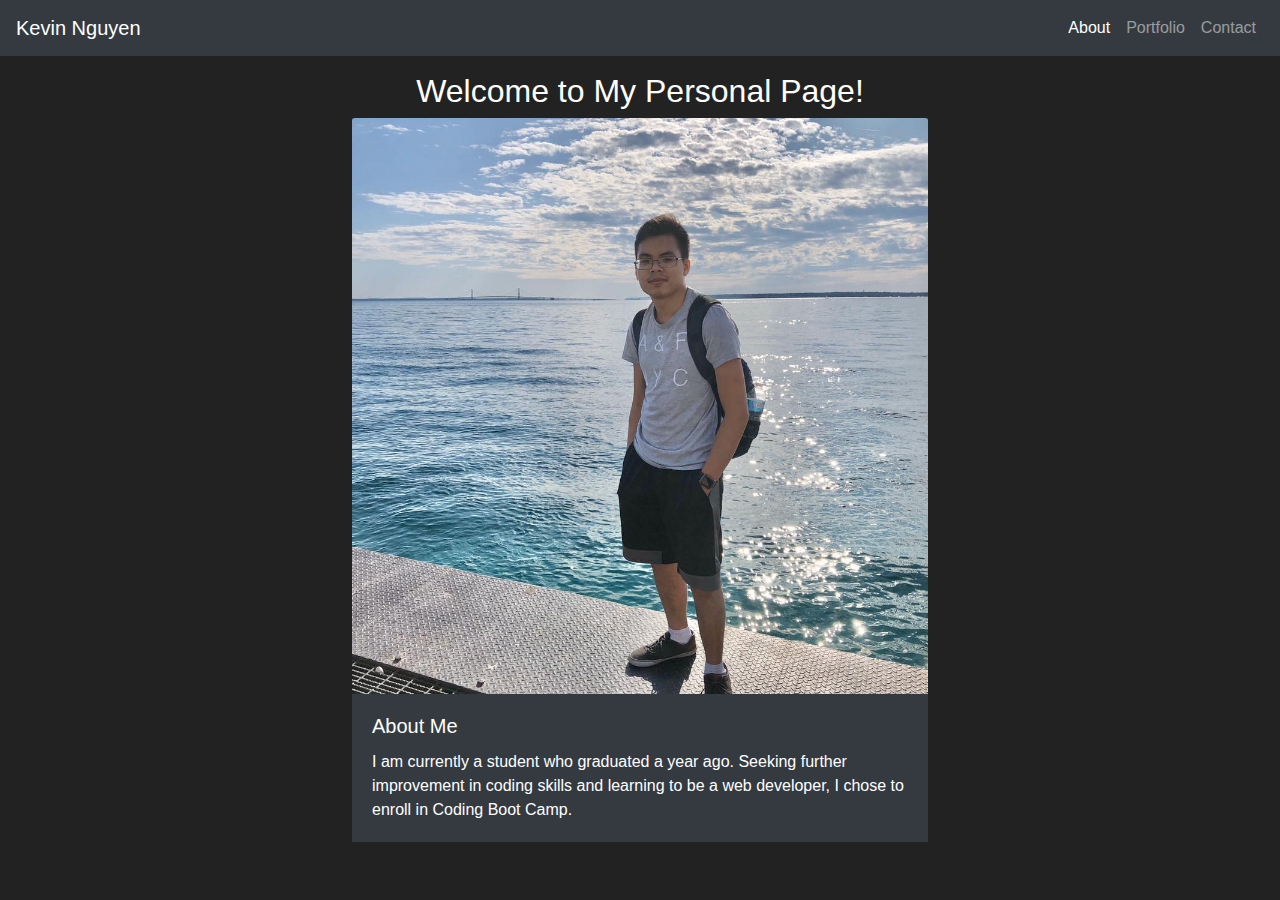
<file: index.html>
<!DOCTYPE html>
<html lang="en">

<head>
    <meta charset="UTF-8">
    <meta name="viewport" content="width=device-width, initial-scale=1.0">
    <title>Kevin Nguyen</title>
    <link rel="stylesheet" href="https://maxcdn.bootstrapcdn.com/bootstrap/4.0.0/css/bootstrap.min.css">
    <link rel="stylesheet" href="https://stackpath.bootstrapcdn.com/font-awesome/4.7.0/css/font-awesome.min.css">
    <link rel="stylesheet" href="./styles.css">
</head>

<body>
    <!--Navigation bar-->
    <script src="https://cdnjs.cloudflare.com/ajax/libs/jquery/3.2.1/jquery.min.js"></script>
    <script src="https://maxcdn.bootstrapcdn.com/bootstrap/4.0.0/js/bootstrap.min.js"></script>

    <nav class="navbar navbar-expand-lg navbar-dark bg-dark">
        <a class="navbar-brand grow" href="#">Kevin Nguyen</a>
        <button class="navbar-toggler" type="button" data-toggle="collapse" data-target="#navbarSupportedContent1"
            aria-controls="navbarSupportedContent1" aria-expanded="false" aria-label="Toggle navigation">
            <span class="navbar-toggler-icon"></span>
        </button>

        <div class="collapse navbar-collapse" id="navbarSupportedContent1">
            <ul class="navbar-nav ml-auto">
                <li class="nav-item active grow">
                    <a class="nav-link" href="#">About<span class="sr-only">(current)</span></a>
                </li>
                <li class="nav-item grow">
                    <a class="nav-link" href="portfolio.html">Portfolio</a>
                </li>
                <li class="nav-item grow">
                    <a class="nav-link" href="contact.html">Contact</a>
                </li>
            </ul>
        </div>
    </nav>

    <h2 class="page-title">Welcome to My Personal Page!</h2>
    <!--About me card-->
    <!--Note: 36rem = 576px which is 'xs' size-->
    <div class="card-deck text-white bg-dark mb-3"
        style="max-width: 36rem; margin: 0 auto; float: none; margin-bottom: 0">
        <img src="./images/kevin_mackinac.jpg" class="card-img-top" alt="...">
        <div class="card-body">
            <h5 class="card-title">About Me</h5>
            <p class="card-text">I am currently a student who graduated a year ago. Seeking further improvement in
                coding skills and learning to be a web developer, I chose to enroll in Coding Boot Camp.</p>
        </div>
    </div>
</body>

</html>
</file>
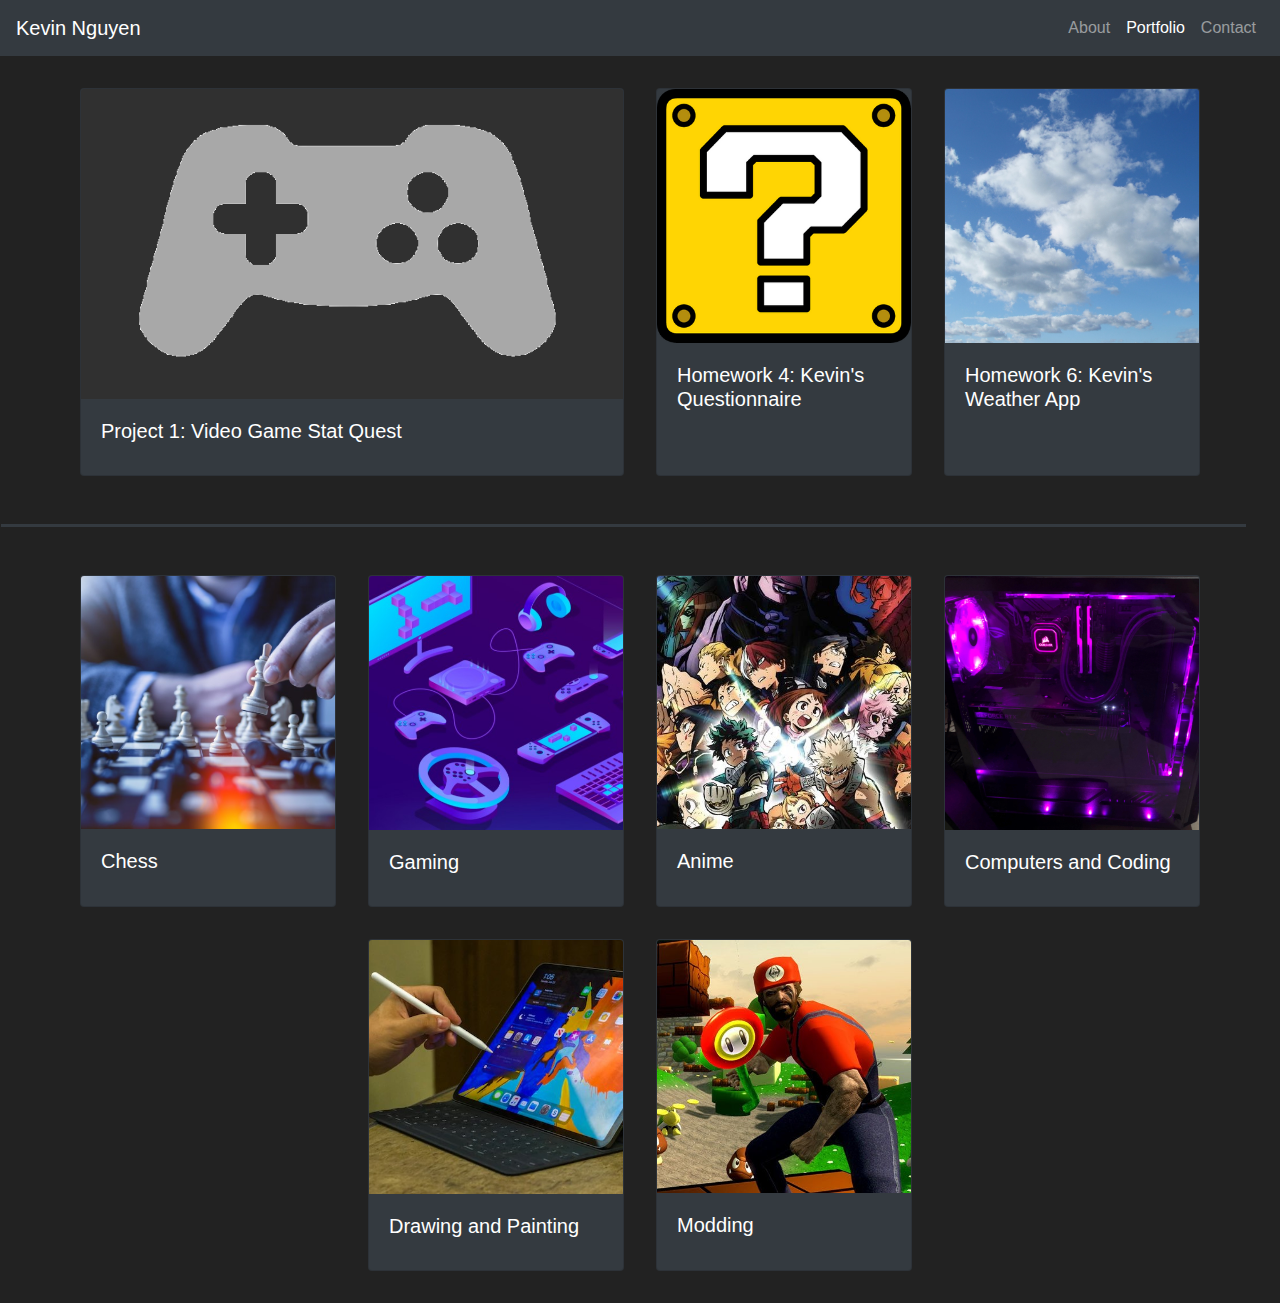
<file: portfolio.html>
<!DOCTYPE html>
<html lang="en-us">

<head>
    <meta charset="UTF-8">
    <meta name="viewport" content="width=device-width, initial-scale=1.0">
    <title>Portfolio</title>
    <link rel="stylesheet" href="https://maxcdn.bootstrapcdn.com/bootstrap/4.0.0/css/bootstrap.min.css">
    <link rel="stylesheet" href="./styles.css">
</head>

<body>
    <!--Navigation bar-->
    <script src="https://cdnjs.cloudflare.com/ajax/libs/jquery/3.2.1/jquery.min.js"></script>
    <script src="https://maxcdn.bootstrapcdn.com/bootstrap/4.0.0/js/bootstrap.min.js"></script>

    <nav class="navbar navbar-expand-lg navbar-dark bg-dark">
        <a class="navbar-brand grow" href="#">Kevin Nguyen</a>

        <button class="navbar-toggler" type="button" data-toggle="collapse" data-target="#navbarSupportedContent"
            aria-controls="navbarSupportedContent" aria-expanded="false" aria-label="Toggle navigation">
            <span class="navbar-toggler-icon"></span>
        </button>

        <div class="collapse navbar-collapse" id="navbarSupportedContent">
            <ul class="navbar-nav ml-auto">
                <li class="nav-item grow">
                    <a class="nav-link" href="index.html">About</a>
                </li>
                <li class="nav-item active grow">
                    <a class="nav-link" href="#">Portfolio</a>
                </li>
                <li class="nav-item grow">
                    <a class="nav-link" href="contact.html">Contact</a>
                </li>
            </ul>
        </div>
    </nav>

    <div class="row portfolio-section">
        <!--Projects-->
        <div class="project-card card h-100 text-white bg-dark md-3 m-3 grow">
            <a href="https://thaninjapower.github.io/project-1" target="_blank">
                <img src="./images/controller_logo.png" class="card-img-top" alt="...">
                <div class="card-body">
                    <h5 class="card-title">Project 1: Video Game Stat Quest</h5>
                </div>
            </a>
        </div>

        <!-- Homework #4 -->
        <div class="homework-card card text-white bg-dark md-3 m-3 grow">
            <a href="https://thaninjapower.github.io/project-1" target="_blank">
                <img src="./images/super_mario_question_block.png" class="card-img-top" alt="...">
                <div class="card-body">
                    <h5 class="card-title">Homework 4: Kevin's Questionnaire</h5>
                </div>
            </a>
        </div>

        <!-- Homework #2 -->
        <div class="homework-card card text-white bg-dark md-3 m-3 grow">
            <a href="https://thaninjapower.github.io/homework-6" target="_blank">
                <img src="./images/clouds.jpg" class="card-img-top" alt="...">
                <div class="card-body">
                    <h5 class="card-title">Homework 6: Kevin's Weather App</h5>
                </div>
            </a>
        </div>
    </div>

    <div class="row">
        <hr></hr>
    </div>

    <div class="row portfolio-section">
        <!--Chess card-->
        <div class="portfolio-card card text-white bg-dark md-3 m-3 grow">
            <img src="./images/chess.jpg" class="card-img-top" alt="...">
            <div class="card-body">
                <h5 class="card-title">Chess</h5>
            </div>
        </div>

        <!--Gaming card-->
        <div class="portfolio-card card text-white bg-dark md-3 m-3 grow">
            <img src="./images/gaming.jpg" class="card-img-top" alt="...">
            <div class="card-body">
                <h5 class="card-title">Gaming</h5>
            </div>
        </div>

        <!--Anime card-->
        <div class="portfolio-card card text-white bg-dark md-3 m-3 grow">
            <img src="./images/mha.jpg" class="card-img-top" alt="...">
            <div class="card-body">
                <h5 class="card-title">Anime</h5>
            </div>
        </div>

        <!--Computer Hardware Enthusiast-->
        <div class="portfolio-card card text-white bg-dark md-3 m-3 grow">
            <img src="./images/pc.jpg" class="card-img-top" alt="...">
            <div class="card-body">
                <h5 class="card-title">Computers and Coding</h5>
            </div>
        </div>

        <!--Drawing-->
        <div class="portfolio-card card text-white bg-dark md-3 m-3 grow">
            <img src="./images/ipad.jpg" class="card-img-top" alt="...">
            <div class="card-body">
                <h5 class="card-title">Drawing and Painting</h5>
            </div>
        </div>

        <!--Modding-->
        <div class="portfolio-card card text-white bg-dark md-3 m-3 grow">
            <img src="./images/gamemods.jpg" class="card-img-top" alt="...">
            <div class="card-body">
                <h5 class="card-title">Modding</h5>
            </div>
        </div>
    </div>
</body>

</html>
</file>
<file: styles.css>
.grow { 
    transition: all 0.3s ease-in-out; 
}
    
.grow:hover { 
    transform: scale(1.1); 
}

.page-title {
    text-align: center;
    margin-top: 1rem;
}

.portfolio-card {
    max-width: 16rem;
}

.project-card {
    max-width: 34rem;
}

.homework-card {
    max-width: 16rem;
}

.portfolio-section {
    justify-content: center;
    margin: 1rem;
}

hr {
    border-top: 3px solid #343a40;
    align-self: center;
    margin-left: 1rem;
    margin-right: 1rem;
    width: 95%;
}

a {
    color: white;
}

a:hover {
    color: white;
    text-decoration: none;
}

body {
    background-color: #222222;
    color: white;
}
</file>
